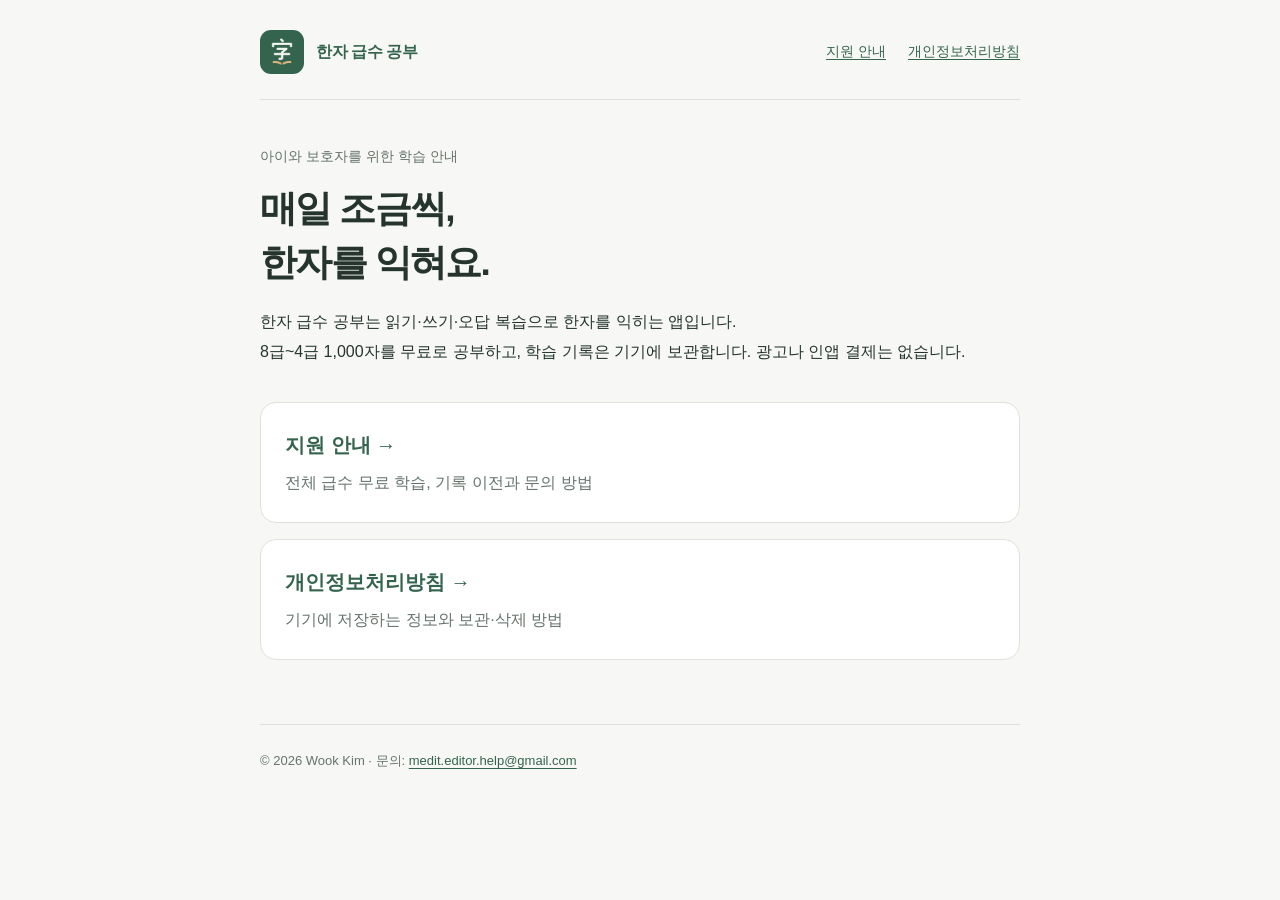
<file: index.html>
<!doctype html>
<html lang="ko"><head><meta charset="utf-8"><meta name="viewport" content="width=device-width, initial-scale=1">
<meta name="description" content="한자 급수 공부의 지원 안내와 개인정보처리방침입니다.">
<meta name="color-scheme" content="light"><title>한자 급수 공부 · 지원</title>
<link rel="icon" href="icon.png"><link rel="stylesheet" href="style.css"></head>
<body><a class="skip" href="#content">본문으로 건너뛰기</a>
<header><a class="brand" href="index.html"><img src="icon.png" alt="" width="44" height="44"><span>한자 급수 공부</span></a><nav aria-label="안내"><a href="support.html">지원 안내</a> <a href="privacy.html">개인정보처리방침</a></nav></header>
<main id="content">
<p class="eyebrow">아이와 보호자를 위한 학습 안내</p>
<h1>매일 조금씩,<br>한자를 익혀요.</h1>
<p>한자 급수 공부는 읽기·쓰기·오답 복습으로 한자를 익히는 앱입니다.<br>8급~4급 1,000자를 무료로 공부하고, 학습 기록은 기기에 보관합니다. 광고나 인앱 결제는 없습니다.</p>
<div class="links">
<a class="card" href="support.html"><strong>지원 안내 →</strong><span>전체 급수 무료 학습, 기록 이전과 문의 방법</span></a>
<a class="card" href="privacy.html"><strong>개인정보처리방침 →</strong><span>기기에 저장하는 정보와 보관·삭제 방법</span></a>
</div></main>
<footer>© 2026 Wook Kim · 문의: <a href="mailto:medit.editor.help@gmail.com">medit.editor.help@gmail.com</a></footer>
</body></html>
</file>
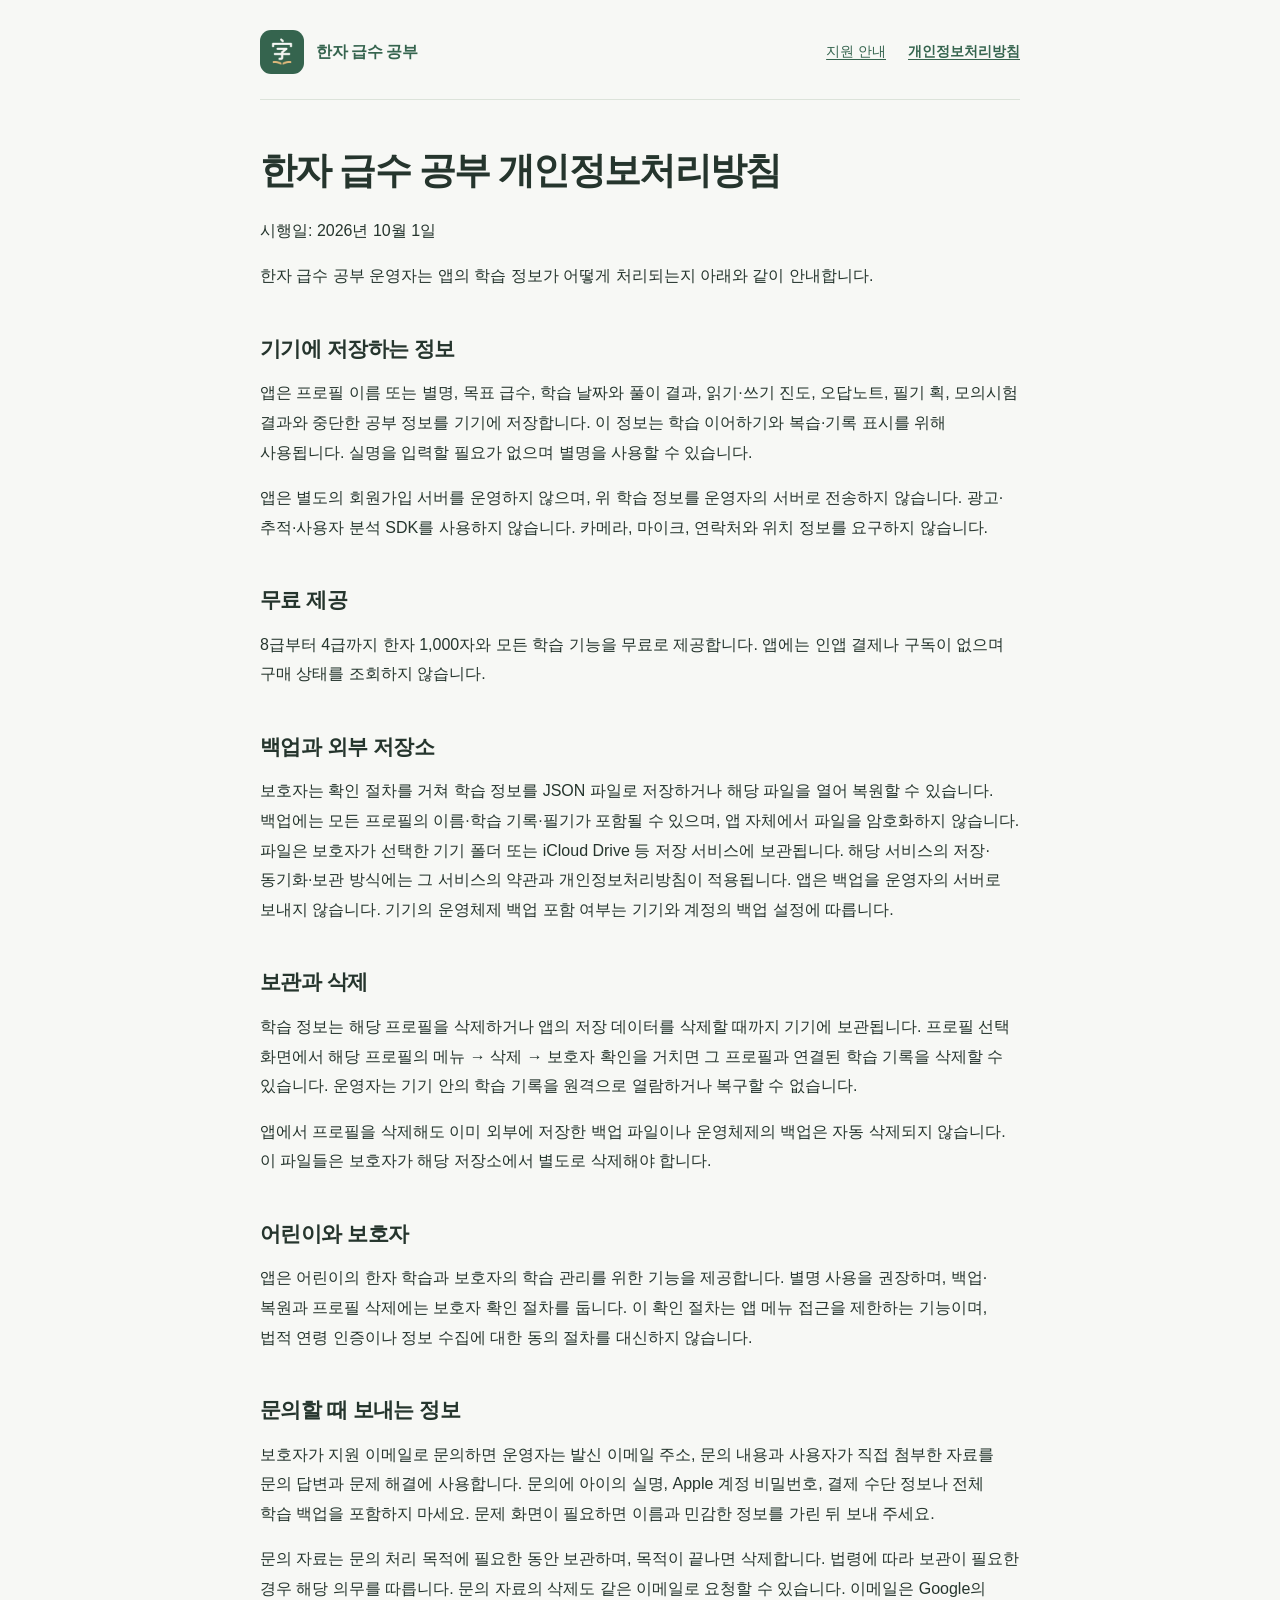
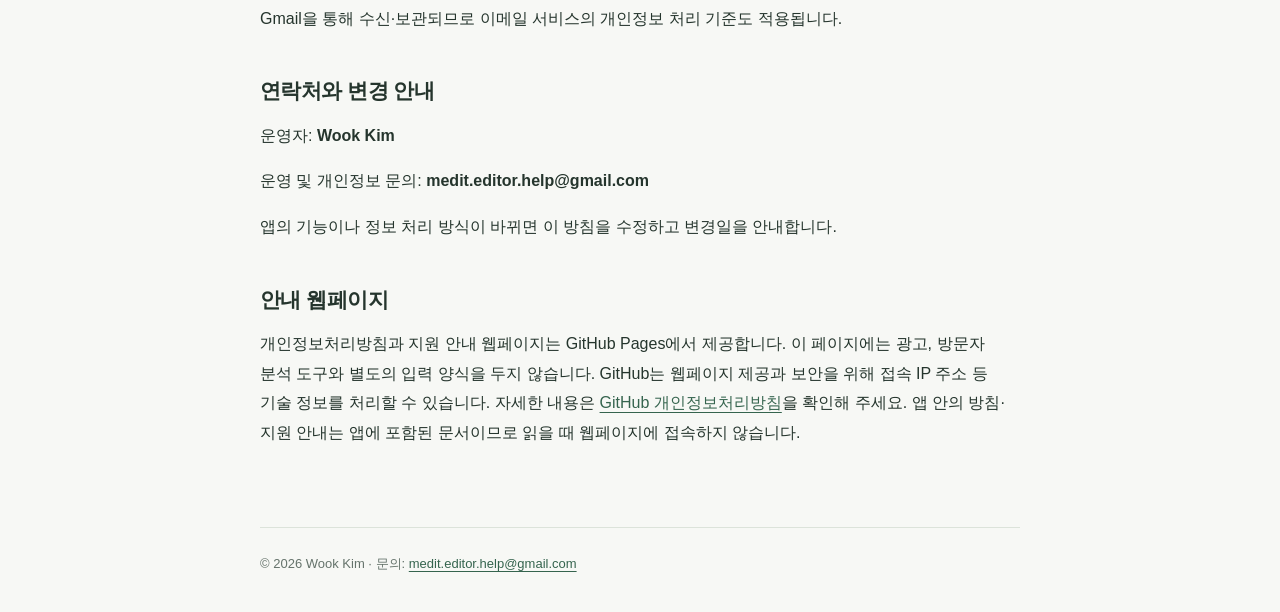
<file: privacy.html>
<!doctype html>
<html lang="ko"><head><meta charset="utf-8"><meta name="viewport" content="width=device-width, initial-scale=1">
<meta name="description" content="한자 급수 공부의 지원 안내와 개인정보처리방침입니다.">
<meta name="color-scheme" content="light"><title>한자 급수 공부 개인정보처리방침</title>
<link rel="icon" href="icon.png"><link rel="stylesheet" href="style.css"></head>
<body><a class="skip" href="#content">본문으로 건너뛰기</a>
<header><a class="brand" href="index.html"><img src="icon.png" alt="" width="44" height="44"><span>한자 급수 공부</span></a><nav aria-label="안내"><a href="support.html">지원 안내</a> <a href="privacy.html" aria-current="page">개인정보처리방침</a></nav></header>
<main id="content"><h1>한자 급수 공부 개인정보처리방침</h1>
<p>시행일: 2026년 10월 1일</p>
<p>한자 급수 공부 운영자는 앱의 학습 정보가 어떻게 처리되는지 아래와 같이 안내합니다.</p>
<h2>기기에 저장하는 정보</h2>
<p>앱은 프로필 이름 또는 별명, 목표 급수, 학습 날짜와 풀이 결과, 읽기·쓰기 진도, 오답노트, 필기 획, 모의시험 결과와 중단한 공부 정보를 기기에 저장합니다. 이 정보는 학습 이어하기와 복습·기록 표시를 위해 사용됩니다. 실명을 입력할 필요가 없으며 별명을 사용할 수 있습니다.</p>
<p>앱은 별도의 회원가입 서버를 운영하지 않으며, 위 학습 정보를 운영자의 서버로 전송하지 않습니다. 광고·추적·사용자 분석 SDK를 사용하지 않습니다. 카메라, 마이크, 연락처와 위치 정보를 요구하지 않습니다.</p>
<h2>무료 제공</h2>
<p>8급부터 4급까지 한자 1,000자와 모든 학습 기능을 무료로 제공합니다. 앱에는 인앱 결제나 구독이 없으며 구매 상태를 조회하지 않습니다.</p>
<h2>백업과 외부 저장소</h2>
<p>보호자는 확인 절차를 거쳐 학습 정보를 JSON 파일로 저장하거나 해당 파일을 열어 복원할 수 있습니다. 백업에는 모든 프로필의 이름·학습 기록·필기가 포함될 수 있으며, 앱 자체에서 파일을 암호화하지 않습니다. 파일은 보호자가 선택한 기기 폴더 또는 iCloud Drive 등 저장 서비스에 보관됩니다. 해당 서비스의 저장·동기화·보관 방식에는 그 서비스의 약관과 개인정보처리방침이 적용됩니다. 앱은 백업을 운영자의 서버로 보내지 않습니다. 기기의 운영체제 백업 포함 여부는 기기와 계정의 백업 설정에 따릅니다.</p>
<h2>보관과 삭제</h2>
<p>학습 정보는 해당 프로필을 삭제하거나 앱의 저장 데이터를 삭제할 때까지 기기에 보관됩니다. 프로필 선택 화면에서 해당 프로필의 메뉴 → 삭제 → 보호자 확인을 거치면 그 프로필과 연결된 학습 기록을 삭제할 수 있습니다. 운영자는 기기 안의 학습 기록을 원격으로 열람하거나 복구할 수 없습니다.</p>
<p>앱에서 프로필을 삭제해도 이미 외부에 저장한 백업 파일이나 운영체제의 백업은 자동 삭제되지 않습니다. 이 파일들은 보호자가 해당 저장소에서 별도로 삭제해야 합니다.</p>
<h2>어린이와 보호자</h2>
<p>앱은 어린이의 한자 학습과 보호자의 학습 관리를 위한 기능을 제공합니다. 별명 사용을 권장하며, 백업·복원과 프로필 삭제에는 보호자 확인 절차를 둡니다. 이 확인 절차는 앱 메뉴 접근을 제한하는 기능이며, 법적 연령 인증이나 정보 수집에 대한 동의 절차를 대신하지 않습니다.</p>
<h2>문의할 때 보내는 정보</h2>
<p>보호자가 지원 이메일로 문의하면 운영자는 발신 이메일 주소, 문의 내용과 사용자가 직접 첨부한 자료를 문의 답변과 문제 해결에 사용합니다. 문의에 아이의 실명, Apple 계정 비밀번호, 결제 수단 정보나 전체 학습 백업을 포함하지 마세요. 문제 화면이 필요하면 이름과 민감한 정보를 가린 뒤 보내 주세요.</p>
<p>문의 자료는 문의 처리 목적에 필요한 동안 보관하며, 목적이 끝나면 삭제합니다. 법령에 따라 보관이 필요한 경우 해당 의무를 따릅니다. 문의 자료의 삭제도 같은 이메일로 요청할 수 있습니다. 이메일은 Google의 Gmail을 통해 수신·보관되므로 이메일 서비스의 개인정보 처리 기준도 적용됩니다.</p>
<h2>연락처와 변경 안내</h2>
<p>운영자: <strong>Wook Kim</strong></p>
<p>운영 및 개인정보 문의: <strong>medit.editor.help@gmail.com</strong></p>
<p>앱의 기능이나 정보 처리 방식이 바뀌면 이 방침을 수정하고 변경일을 안내합니다.</p>
<h2>안내 웹페이지</h2>
<p>개인정보처리방침과 지원 안내 웹페이지는 GitHub Pages에서 제공합니다. 이 페이지에는 광고, 방문자 분석 도구와 별도의 입력 양식을 두지 않습니다. GitHub는 웹페이지 제공과 보안을 위해 접속 IP 주소 등 기술 정보를 처리할 수 있습니다. 자세한 내용은 <a href="https://docs.github.com/en/site-policy/privacy-policies/github-general-privacy-statement">GitHub 개인정보처리방침</a>을 확인해 주세요. 앱 안의 방침·지원 안내는 앱에 포함된 문서이므로 읽을 때 웹페이지에 접속하지 않습니다.</p></main>
<footer>© 2026 Wook Kim · 문의: <a href="mailto:medit.editor.help@gmail.com">medit.editor.help@gmail.com</a></footer>
</body></html>
</file>
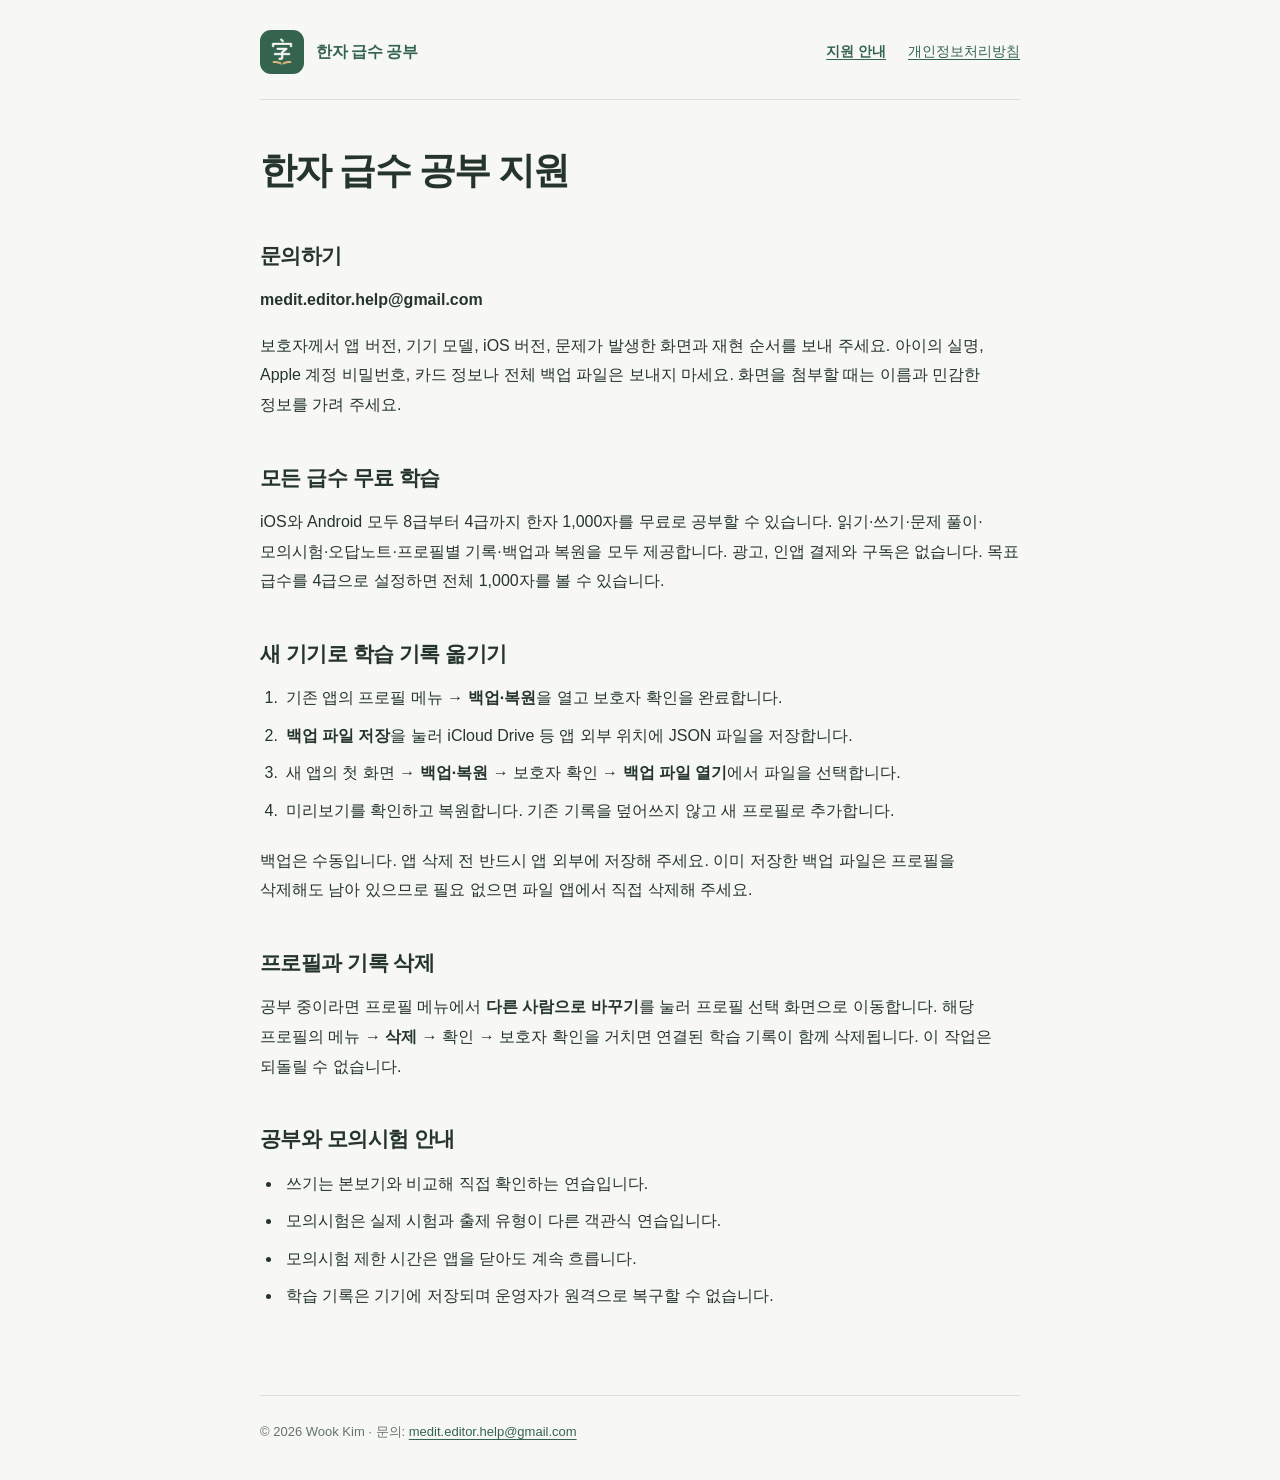
<file: support.html>
<!doctype html>
<html lang="ko"><head><meta charset="utf-8"><meta name="viewport" content="width=device-width, initial-scale=1">
<meta name="description" content="한자 급수 공부의 지원 안내와 개인정보처리방침입니다.">
<meta name="color-scheme" content="light"><title>한자 급수 공부 지원</title>
<link rel="icon" href="icon.png"><link rel="stylesheet" href="style.css"></head>
<body><a class="skip" href="#content">본문으로 건너뛰기</a>
<header><a class="brand" href="index.html"><img src="icon.png" alt="" width="44" height="44"><span>한자 급수 공부</span></a><nav aria-label="안내"><a href="support.html" aria-current="page">지원 안내</a> <a href="privacy.html">개인정보처리방침</a></nav></header>
<main id="content"><h1>한자 급수 공부 지원</h1>
<h2>문의하기</h2>
<p><strong>medit.editor.help@gmail.com</strong></p>
<p>보호자께서 앱 버전, 기기 모델, iOS 버전, 문제가 발생한 화면과 재현 순서를 보내 주세요. 아이의 실명, Apple 계정 비밀번호, 카드 정보나 전체 백업 파일은 보내지 마세요. 화면을 첨부할 때는 이름과 민감한 정보를 가려 주세요.</p>
<h2>모든 급수 무료 학습</h2>
<p>iOS와 Android 모두 8급부터 4급까지 한자 1,000자를 무료로 공부할 수 있습니다. 읽기·쓰기·문제 풀이·모의시험·오답노트·프로필별 기록·백업과 복원을 모두 제공합니다. 광고, 인앱 결제와 구독은 없습니다. 목표 급수를 4급으로 설정하면 전체 1,000자를 볼 수 있습니다.</p>
<h2>새 기기로 학습 기록 옮기기</h2>
<ol><li>기존 앱의 프로필 메뉴 → <strong>백업·복원</strong>을 열고 보호자 확인을 완료합니다.</li><li><strong>백업 파일 저장</strong>을 눌러 iCloud Drive 등 앱 외부 위치에 JSON 파일을 저장합니다.</li><li>새 앱의 첫 화면 → <strong>백업·복원</strong> → 보호자 확인 → <strong>백업 파일 열기</strong>에서 파일을 선택합니다.</li><li>미리보기를 확인하고 복원합니다. 기존 기록을 덮어쓰지 않고 새 프로필로 추가합니다.</li></ol>
<p>백업은 수동입니다. 앱 삭제 전 반드시 앱 외부에 저장해 주세요. 이미 저장한 백업 파일은 프로필을 삭제해도 남아 있으므로 필요 없으면 파일 앱에서 직접 삭제해 주세요.</p>
<h2>프로필과 기록 삭제</h2>
<p>공부 중이라면 프로필 메뉴에서 <strong>다른 사람으로 바꾸기</strong>를 눌러 프로필 선택 화면으로 이동합니다. 해당 프로필의 메뉴 → <strong>삭제</strong> → 확인 → 보호자 확인을 거치면 연결된 학습 기록이 함께 삭제됩니다. 이 작업은 되돌릴 수 없습니다.</p>
<h2>공부와 모의시험 안내</h2>
<ul><li>쓰기는 본보기와 비교해 직접 확인하는 연습입니다.</li><li>모의시험은 실제 시험과 출제 유형이 다른 객관식 연습입니다.</li><li>모의시험 제한 시간은 앱을 닫아도 계속 흐릅니다.</li><li>학습 기록은 기기에 저장되며 운영자가 원격으로 복구할 수 없습니다.</li></ul></main>
<footer>© 2026 Wook Kim · 문의: <a href="mailto:medit.editor.help@gmail.com">medit.editor.help@gmail.com</a></footer>
</body></html>
</file>
<file: style.css>
:root{color-scheme:light;--paper:#f7f8f5;--ink:#25352d;--green:#35644e;--muted:#65736b;--line:#dce3da}
*{box-sizing:border-box}body{margin:0;background:var(--paper);color:var(--ink);font-family:-apple-system,BlinkMacSystemFont,"Apple SD Gothic Neo","Noto Sans KR",sans-serif;line-height:1.85;word-break:keep-all;overflow-wrap:anywhere}
a{color:var(--green);text-underline-offset:.22em}a:focus-visible{outline:3px solid var(--green);outline-offset:5px;border-radius:2px}
.skip{position:absolute;left:16px;top:-100px}.skip:focus{top:12px;background:white;padding:12px;z-index:1}
header,main,footer{width:min(100% - 40px,760px);margin-inline:auto}
header{padding:30px 0 25px;border-bottom:1px solid var(--line);display:flex;gap:20px;align-items:center;justify-content:space-between;flex-wrap:wrap}
.brand{display:flex;gap:12px;align-items:center;text-decoration:none;font-weight:700;letter-spacing:-.03em}
.brand img{width:44px;height:44px;border-radius:11px}
nav{display:flex;gap:22px;font-size:14px}nav a[aria-current=page]{font-weight:700}
main{padding:44px 0 64px}h1{font-size:clamp(27px,5vw,37px);line-height:1.45;letter-spacing:-.045em;margin:0 0 18px}
h2{font-size:21px;letter-spacing:-.025em;line-height:1.5;margin:42px 0 14px}p{margin:0 0 16px}
ul,ol{padding-left:1.4em;margin:12px 0 20px}li{padding-left:.2em;margin:8px 0}
footer{padding:24px 0 36px;border-top:1px solid var(--line);font-size:13px;color:var(--muted)}
.eyebrow{font-size:14px;color:var(--muted);margin-bottom:12px}.links{display:grid;gap:16px;margin-top:36px}
.card{display:block;padding:24px;background:#fff;border:1px solid var(--line);border-radius:16px;text-decoration:none}
.card strong{display:block;font-size:20px;margin-bottom:4px}.card span{color:var(--muted)}
@media(max-width:420px){header,main,footer{width:calc(100% - 32px)}header{gap:16px}main{padding-top:32px}nav{gap:18px}}
</file>
